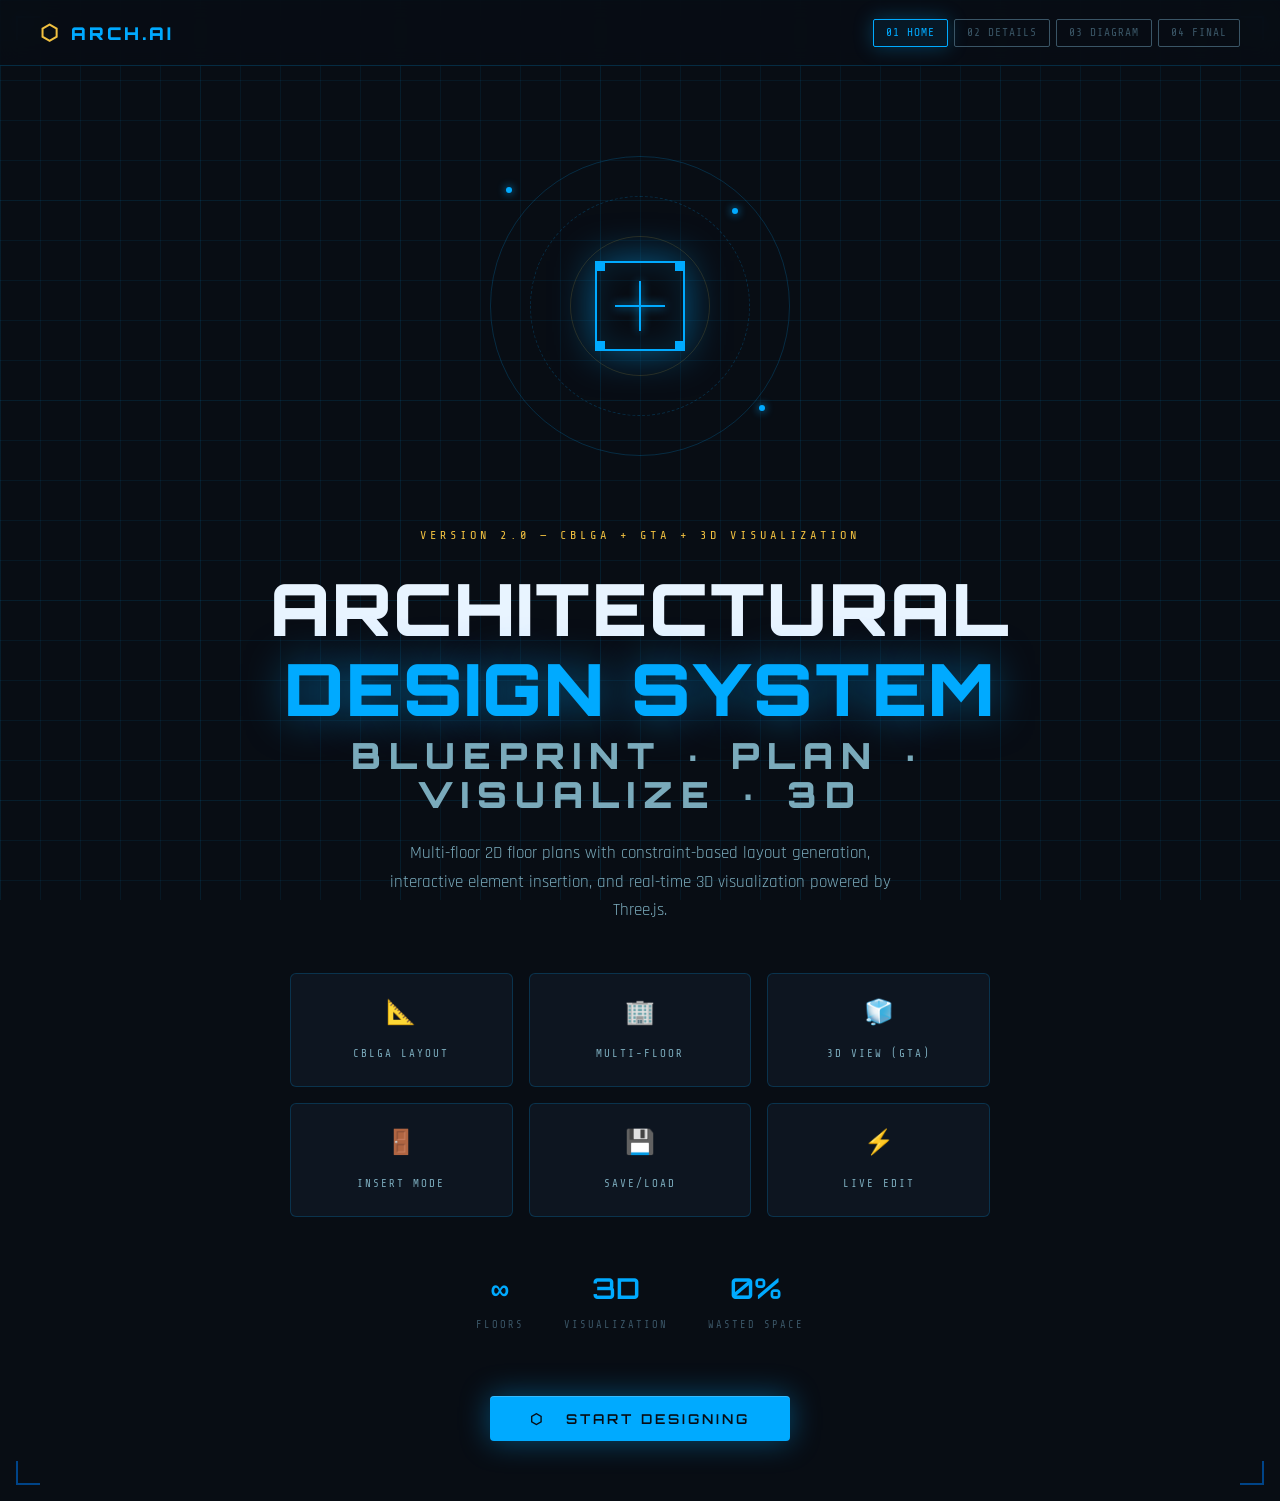
<file: index.html>
<!DOCTYPE html>
<html lang="en">
<head>
  <meta charset="UTF-8" />
  <meta name="viewport" content="width=device-width, initial-scale=1.0" />
  <title>ARCH.AI — Architectural Design System</title>
  <link rel="stylesheet" href="style.css" />
  <style>
    .hero-visual { position:relative; width:360px; height:360px; margin:0 auto 40px; }
    .ring { position:absolute; border-radius:50%; border:1px solid rgba(0,170,255,0.2); top:50%; left:50%; transform:translate(-50%,-50%); animation:spinRing 20s linear infinite; }
    .ring:nth-child(2) { animation-duration:30s; animation-direction:reverse; border-style:dashed; }
    .ring:nth-child(3) { animation-duration:15s; border-color:rgba(240,192,64,0.15); }
    @keyframes spinRing { from{transform:translate(-50%,-50%) rotate(0deg);} to{transform:translate(-50%,-50%) rotate(360deg);} }
    .ring-1{width:300px;height:300px;} .ring-2{width:220px;height:220px;} .ring-3{width:140px;height:140px;}
    .blueprint-icon { position:absolute; top:50%; left:50%; transform:translate(-50%,-50%); width:90px; height:90px; border:2px solid var(--blue-bright); display:flex; align-items:center; justify-content:center; box-shadow:var(--glow-strong), inset 0 0 30px rgba(0,170,255,0.15); }
    .blueprint-icon::before,.blueprint-icon::after { content:''; position:absolute; background:var(--blue-bright); }
    .blueprint-icon::before { width:2px; height:50px; box-shadow:0 0 10px var(--blue-bright); }
    .blueprint-icon::after  { width:50px; height:2px; box-shadow:0 0 10px var(--blue-bright); }
    .bp-corner { position:absolute; width:10px; height:10px; background:var(--blue-bright); }
    .bp-corner.tl{top:-2px;left:-2px;} .bp-corner.tr{top:-2px;right:-2px;} .bp-corner.bl{bottom:-2px;left:-2px;} .bp-corner.br{bottom:-2px;right:-2px;}
    .data-point { position:absolute; width:6px; height:6px; background:var(--blue-bright); border-radius:50%; box-shadow:0 0 8px var(--blue-bright); animation:pulse 2s infinite; }
    @keyframes pulse { 0%,100%{opacity:1;transform:scale(1);} 50%{opacity:0.5;transform:scale(0.6);} }
    .features { display:grid; grid-template-columns:repeat(3,1fr); gap:16px; max-width:700px; margin:0 auto 48px; }
    .feature-card { background:var(--bg-panel); border:1px solid var(--border); border-radius:6px; padding:20px; text-align:center; transition:border-color 0.2s,transform 0.2s; }
    .feature-card:hover { border-color:var(--blue-mid); transform:translateY(-3px); }
    .feature-icon { font-size:1.5rem; display:block; margin-bottom:8px; }
    .feature-name { font-family:var(--font-mono); font-size:0.68rem; color:var(--text-secondary); letter-spacing:2px; text-transform:uppercase; }
    @media(max-width:600px){.features{grid-template-columns:1fr 1fr;}.hero-visual{width:240px;height:240px;}.ring-1{width:200px;height:200px;}.ring-2{width:150px;height:150px;}.ring-3{width:100px;height:100px;}}
  </style>
</head>
<body>
  <div class="page-wrapper">
    <nav class="nav">
      <a class="nav-logo" href="index.html">ARCH.AI</a>
      <div class="nav-steps">
        <span class="nav-step active">01 HOME</span>
        <span class="nav-step">02 DETAILS</span>
        <span class="nav-step">03 DIAGRAM</span>
        <span class="nav-step">04 FINAL</span>
      </div>
    </nav>

    <main class="main-content">
      <div class="hero-visual fade-up">
        <div class="ring ring-1">
          <div class="data-point" style="top:10%;left:5%;"></div>
          <div class="data-point" style="bottom:15%;right:8%;animation-delay:0.7s;"></div>
        </div>
        <div class="ring ring-2">
          <div class="data-point" style="top:5%;right:5%;animation-delay:1.2s;"></div>
        </div>
        <div class="ring ring-3"></div>
        <div class="blueprint-icon">
          <div class="bp-corner tl"></div><div class="bp-corner tr"></div>
          <div class="bp-corner bl"></div><div class="bp-corner br"></div>
        </div>
      </div>

      <div class="hero">
        <span class="hero-tag fade-up">Version 2.0 — CBLGA + GTA + 3D Visualization</span>
        <h1 class="hero-title fade-up">
          <span class="line1">Architectural</span>
          <span class="line2">Design System</span>
          <span class="line3">Blueprint · Plan · Visualize · 3D</span>
        </h1>
        <p class="hero-description fade-up">
          Multi-floor 2D floor plans with constraint-based layout generation,
          interactive element insertion, and real-time 3D visualization powered by Three.js.
        </p>
        <div class="features fade-up">
          <div class="feature-card"><span class="feature-icon">📐</span><span class="feature-name">CBLGA Layout</span></div>
          <div class="feature-card"><span class="feature-icon">🏢</span><span class="feature-name">Multi-Floor</span></div>
          <div class="feature-card"><span class="feature-icon">🧊</span><span class="feature-name">3D View (GTA)</span></div>
          <div class="feature-card"><span class="feature-icon">🚪</span><span class="feature-name">Insert Mode</span></div>
          <div class="feature-card"><span class="feature-icon">💾</span><span class="feature-name">Save/Load</span></div>
          <div class="feature-card"><span class="feature-icon">⚡</span><span class="feature-name">Live Edit</span></div>
        </div>
        <div class="hero-stats fade-up">
          <div class="stat"><span class="stat-value">∞</span><span class="stat-label">Floors</span></div>
          <div class="stat"><span class="stat-value">3D</span><span class="stat-label">Visualization</span></div>
          <div class="stat"><span class="stat-value">0%</span><span class="stat-label">Wasted Space</span></div>
        </div>
        <div class="fade-up">
          <button class="btn btn-primary" onclick="startApp()" id="start-btn">⬡ &nbsp; START DESIGNING</button>
        </div>
      </div>
    </main>

    <div class="corner-deco tl"></div><div class="corner-deco tr"></div>
    <div class="corner-deco bl"></div><div class="corner-deco br"></div>
  </div>

  <script src="script.js"></script>
  <script>
    function startApp() {
      localStorage.removeItem('archai_data');
      const btn = document.getElementById('start-btn');
      btn.textContent = 'Loading...';
      btn.disabled = true;
      setTimeout(() => { window.location.href = 'user-details.html'; }, 300);
    }
  </script>
</body>
</html>
</file>
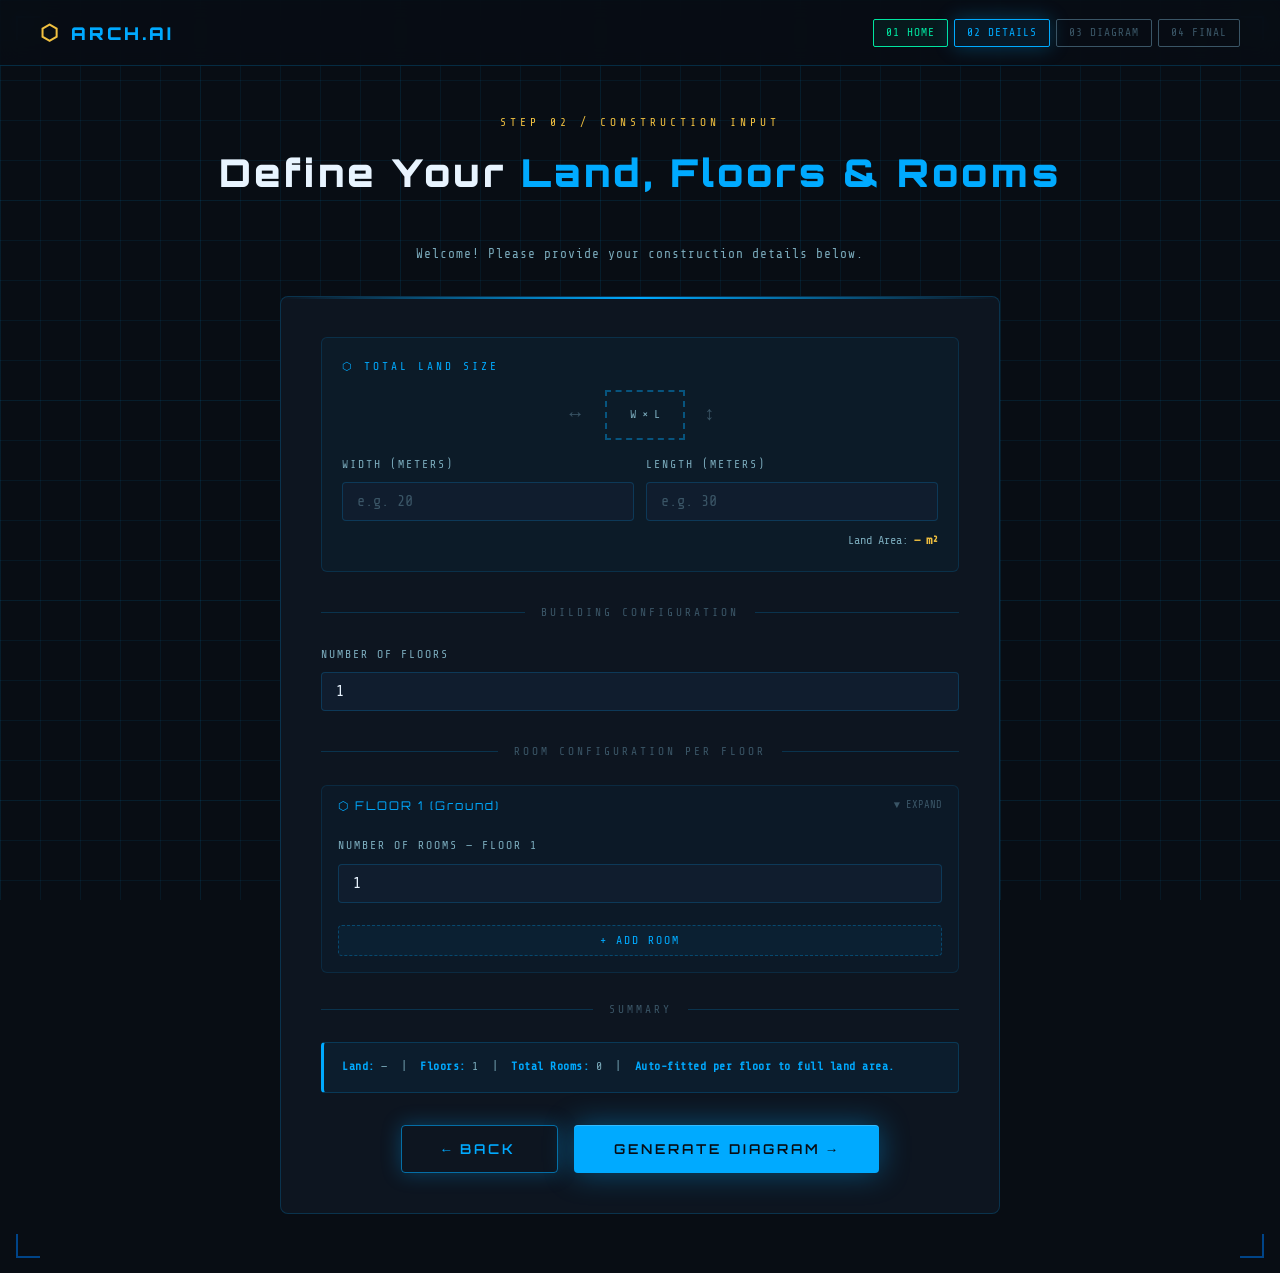
<file: user-details.html>
<!DOCTYPE html>
<html lang="en">
<head>
  <meta charset="UTF-8" />
  <meta name="viewport" content="width=device-width, initial-scale=1.0" />
  <title>ARCH.AI — Construction Details</title>
  <link rel="stylesheet" href="style.css" />
  <style>
    .rooms-header { display:flex; align-items:center; justify-content:space-between; margin-bottom:16px; }
    .rooms-count-badge { font-family:var(--font-display); font-size:0.75rem; color:var(--accent-gold); background:rgba(240,192,64,0.1); border:1px solid rgba(240,192,64,0.3); padding:4px 12px; border-radius:2px; letter-spacing:2px; }
    .input-sublabel { font-family:var(--font-mono); font-size:0.65rem; color:var(--text-dim); letter-spacing:1px; text-align:center; margin-top:4px; }
    .land-section { background:rgba(0,170,255,0.04); border:1px solid rgba(0,170,255,0.15); border-radius:6px; padding:20px; margin-bottom:24px; }
    .land-section-title { font-family:var(--font-mono); font-size:0.7rem; color:var(--blue-bright); letter-spacing:3px; text-transform:uppercase; margin-bottom:14px; }
    .land-visual { display:flex; align-items:center; justify-content:center; gap:20px; margin-bottom:16px; }
    .land-box { border:2px dashed rgba(0,170,255,0.4); min-width:80px; min-height:50px; display:flex; align-items:center; justify-content:center; font-family:var(--font-mono); font-size:0.75rem; color:var(--text-secondary); transition:all 0.3s ease; }
    .land-arrow { color:var(--text-dim); font-size:1.2rem; }
    #add-room-btn { width:100%; padding:10px; margin-top:10px; background:rgba(0,170,255,0.05); border:1px dashed rgba(0,170,255,0.3); border-radius:var(--radius); color:var(--blue-bright); font-family:var(--font-mono); font-size:0.75rem; letter-spacing:2px; cursor:pointer; transition:all 0.2s; }
    #add-room-btn:hover { background:rgba(0,170,255,0.1); border-color:var(--blue-bright); }
    .remove-room-btn { background:none; border:1px solid rgba(255,68,102,0.3); color:var(--danger); border-radius:3px; width:28px; height:28px; font-size:1rem; cursor:pointer; display:flex; align-items:center; justify-content:center; flex-shrink:0; transition:all 0.2s; margin-left:4px; line-height:1; }
    .remove-room-btn:hover { background:rgba(255,68,102,0.1); border-color:var(--danger); }
    .room-input-row-inner { display:grid; grid-template-columns:auto 1fr 1fr auto; gap:10px; align-items:center; }
    .total-area-display { font-family:var(--font-mono); font-size:0.75rem; color:var(--text-secondary); text-align:right; margin-top:10px; }
    .total-area-display span { color:var(--accent-gold); font-weight:600; }
    .validation-msg { font-family:var(--font-mono); font-size:0.7rem; padding:8px 12px; border-radius:3px; margin-top:12px; display:none; }
    .validation-msg.error { color:var(--danger); background:rgba(255,68,102,0.08); border:1px solid rgba(255,68,102,0.3); display:block; }

    /* Floor section accordion */
    .floor-section { background:rgba(0,170,255,0.03); border:1px solid rgba(0,170,255,0.12); border-radius:6px; margin-bottom:12px; overflow:hidden; }
    .floor-section-header { display:flex; align-items:center; justify-content:space-between; padding:10px 16px; cursor:pointer; user-select:none; }
    .floor-section-header:hover { background:rgba(0,170,255,0.06); }
    .floor-section-title { font-family:var(--font-display); font-size:0.75rem; color:var(--blue-bright); letter-spacing:2px; }
    .floor-section-body { padding:12px 16px 16px; display:none; }
    .floor-section-body.open { display:block; }
    .floor-copy-note { font-family:var(--font-mono); font-size:0.65rem; color:var(--text-dim); margin-bottom:10px; letter-spacing:1px; }
  </style>
</head>
<body>
  <div class="page-wrapper">
    <nav class="nav">
      <a class="nav-logo" href="index.html">ARCH.AI</a>
      <div class="nav-steps">
        <span class="nav-step done">01 HOME</span>
        <span class="nav-step active">02 DETAILS</span>
        <span class="nav-step">03 DIAGRAM</span>
        <span class="nav-step">04 FINAL</span>
      </div>
    </nav>

    <main class="main-content" style="justify-content:flex-start;padding-top:48px;">
      <div class="page-header fade-up">
        <span class="tag">Step 02 / Construction Input</span>
        <h1>Define Your <span>Land, Floors & Rooms</span></h1>
      </div>

      <p style="font-family:var(--font-mono);font-size:0.8rem;color:var(--text-secondary);margin-bottom:32px;text-align:center;letter-spacing:1px;" class="fade-up">
        Welcome! Please provide your construction details below.
      </p>

      <div class="form-panel fade-up" style="max-width:720px;">

        <!-- LAND SIZE -->
        <div class="land-section">
          <div class="land-section-title">⬡ Total Land Size</div>
          <div class="land-visual">
            <div class="land-arrow">↔</div>
            <div class="land-box" id="land-vis"><span id="land-vis-label">W × L</span></div>
            <div class="land-arrow">↕</div>
          </div>
          <div class="field-row">
            <div>
              <label class="field-label">Width (meters)</label>
              <input type="number" id="land-width" min="1" placeholder="e.g. 20" oninput="updateLandVis()" />
            </div>
            <div>
              <label class="field-label">Length (meters)</label>
              <input type="number" id="land-length" min="1" placeholder="e.g. 30" oninput="updateLandVis()" />
            </div>
          </div>
          <div class="total-area-display" id="land-area-display">Land Area: <span>— m²</span></div>
        </div>

        <!-- NUMBER OF FLOORS -->
        <div class="section-divider">
          <div class="section-divider-line"></div>
          <span class="section-divider-label">Building Configuration</span>
          <div class="section-divider-line"></div>
        </div>

        <div class="field-group">
          <label class="field-label">Number of Floors</label>
          <input type="number" id="num-floors" min="1" max="10" value="1" placeholder="1–10" oninput="updateFloors()" />
        </div>

        <!-- PER-FLOOR ROOM CONFIGURATION -->
        <div class="section-divider">
          <div class="section-divider-line"></div>
          <span class="section-divider-label">Room Configuration per Floor</span>
          <div class="section-divider-line"></div>
        </div>

        <div id="floors-container"></div>

        <div class="validation-msg" id="validation-msg"></div>

        <div class="section-divider" style="margin-top:28px;">
          <div class="section-divider-line"></div>
          <span class="section-divider-label">Summary</span>
          <div class="section-divider-line"></div>
        </div>

        <div class="info-box" id="summary-box">
          <span class="info-key">Land:</span> — &nbsp;|&nbsp; <span class="info-key">Floors:</span> — &nbsp;|&nbsp; <span class="info-key">Rooms will be auto-fitted to land.</span>
        </div>

        <div class="btn-group" style="margin-top:32px;">
          <button class="btn btn-secondary" onclick="window.location.href='index.html'">← Back</button>
          <button class="btn btn-primary" onclick="generateDiagram()">Generate Diagram →</button>
        </div>

      </div>
    </main>

    <div class="corner-deco tl"></div><div class="corner-deco tr"></div>
    <div class="corner-deco bl"></div><div class="corner-deco br"></div>
  </div>

  <script src="script.js"></script>
  <script>
    /* ── Per-floor room state ── */
    /* floorRooms[fIdx] = [{ id, width, length }, ...] */
    let floorRooms    = [];
    let floorRoomCnt  = []; /* room count per floor */
    let roomIdCounter = 0;

    window.addEventListener('DOMContentLoaded', () => {
      updateFloors();
    });

    /* ── Land visual ── */
    function updateLandVis() {
      const w = parseFloat(document.getElementById('land-width').value)  || 0;
      const l = parseFloat(document.getElementById('land-length').value) || 0;
      document.getElementById('land-vis-label').textContent = w && l ? `${w}m × ${l}m` : 'W × L';
      const vis  = document.getElementById('land-vis');
      const ratio = w && l ? w / l : 1;
      vis.style.width  = Math.min(200, Math.max(60, 70 * ratio)) + 'px';
      vis.style.height = '70px';
      document.getElementById('land-area-display').innerHTML =
        `Land Area: <span>${w * l > 0 ? (w * l) + ' m²' : '—'}</span>`;
      updateSummary();
    }

    /* ── Build/sync floor sections ── */
    function updateFloors() {
      const target = Math.max(1, Math.min(10, parseInt(document.getElementById('num-floors').value) || 1));
      const container = document.getElementById('floors-container');

      /* Extend state arrays */
      while (floorRooms.length < target) { floorRooms.push([]); floorRoomCnt.push(0); }

      container.innerHTML = '';
      for (let f = 0; f < target; f++) {
        container.appendChild(buildFloorSection(f, target));
      }
      updateSummary();
    }

    /* ── Build one floor's accordion section ── */
    function buildFloorSection(fIdx, totalFloors) {
      const sec  = document.createElement('div');
      sec.className = 'floor-section';
      sec.id = `floor-sec-${fIdx}`;

      const hdr = document.createElement('div');
      hdr.className = 'floor-section-header';
      hdr.innerHTML = `
        <span class="floor-section-title">⬡ FLOOR ${fIdx + 1}${fIdx === 0 ? ' (Ground)' : ''}</span>
        <span style="font-family:var(--font-mono);font-size:0.65rem;color:var(--text-dim);">▼ EXPAND</span>`;
      hdr.addEventListener('click', () => {
        const body = sec.querySelector('.floor-section-body');
        body.classList.toggle('open');
        hdr.querySelector('span:last-child').textContent =
          body.classList.contains('open') ? '▲ COLLAPSE' : '▼ EXPAND';
      });

      const body = document.createElement('div');
      body.className = 'floor-section-body' + (fIdx === 0 ? ' open' : '');

      /* Copy from floor 1 note */
      if (fIdx > 0) {
        const note = document.createElement('div');
        note.className = 'floor-copy-note';
        note.innerHTML = `Note: Floor ${fIdx + 1} starts with a copy of Floor 1 rooms. Customize below.
          <button onclick="copyFromFloor0(${fIdx})" style="margin-left:8px;padding:3px 10px;font-family:var(--font-mono);font-size:0.62rem;border:1px solid var(--border);background:transparent;color:var(--blue-bright);border-radius:2px;cursor:pointer;">Reset from F1</button>`;
        body.appendChild(note);
      }

      /* Num rooms input */
      const numDiv = document.createElement('div');
      numDiv.className = 'field-group';
      numDiv.style.marginBottom = '14px';
      numDiv.innerHTML = `
        <label class="field-label">Number of Rooms — Floor ${fIdx + 1}</label>
        <input type="number" id="num-rooms-${fIdx}" min="1" max="12" value="${Math.max(1, floorRoomCnt[fIdx] || 1)}"
          placeholder="1–12" oninput="updateFloorRooms(${fIdx})" />`;
      body.appendChild(numDiv);

      /* Room container */
      const roomsDiv = document.createElement('div');
      roomsDiv.id = `rooms-container-${fIdx}`;
      roomsDiv.style.cssText = 'display:flex;flex-direction:column;gap:10px;';
      body.appendChild(roomsDiv);

      /* Add room btn */
      const addBtn = document.createElement('button');
      addBtn.id = `add-room-btn-${fIdx}`;
      addBtn.className = '';
      addBtn.style.cssText = 'width:100%;padding:8px;margin-top:8px;background:rgba(0,170,255,0.05);border:1px dashed rgba(0,170,255,0.3);border-radius:4px;color:var(--blue-bright);font-family:var(--font-mono);font-size:0.72rem;letter-spacing:2px;cursor:pointer;';
      addBtn.textContent = '+ ADD ROOM';
      addBtn.addEventListener('click', () => addOneRoom(fIdx, true));
      body.appendChild(addBtn);

      sec.appendChild(hdr);
      sec.appendChild(body);

      /* Populate rooms */
      const target = Math.max(1, floorRoomCnt[fIdx] || 1);
      floorRoomCnt[fIdx] = 0;
      floorRooms[fIdx] = [];
      for (let i = 0; i < target; i++) addOneRoom(fIdx, false);

      return sec;
    }

    /* ── Copy Floor 0 rooms into floor fIdx ── */
    function copyFromFloor0(fIdx) {
      const n = floorRooms[0].length;
      document.getElementById(`num-rooms-${fIdx}`).value = n;
      floorRoomCnt[fIdx] = 0;
      floorRooms[fIdx]   = [];
      const container = document.getElementById(`rooms-container-${fIdx}`);
      container.innerHTML = '';

      floorRooms[0].forEach((r, i) => {
        const w = parseFloat(document.getElementById(`room-w-${r.id}`)?.value) || 5;
        const l = parseFloat(document.getElementById(`room-l-${r.id}`)?.value) || 5;
        addOneRoom(fIdx, false, w, l);
      });
      updateSummary();
    }

    /* ── Sync room count for floor ── */
    function updateFloorRooms(fIdx) {
      const target = Math.max(1, Math.min(12,
        parseInt(document.getElementById(`num-rooms-${fIdx}`).value) || 1));
      while (floorRoomCnt[fIdx] < target) addOneRoom(fIdx, false);
      while (floorRoomCnt[fIdx] > target) removeLastRoom(fIdx);
      updateSummary();
    }

    /* ── Add one room row to a floor ── */
    function addOneRoom(fIdx, updateField = true, preW = '', preL = '') {
      if (floorRoomCnt[fIdx] >= 12) return;
      roomIdCounter++;
      const id        = `room_f${fIdx}_${roomIdCounter}`;
      const container = document.getElementById(`rooms-container-${fIdx}`);
      if (!container) return;

      const color = ROOM_COLORS[floorRoomCnt[fIdx] % ROOM_COLORS.length];
      const idx   = floorRoomCnt[fIdx] + 1;

      const row = document.createElement('div');
      row.className = 'room-input-row';
      row.dataset.id    = id;
      row.dataset.floor = fIdx;
      row.innerHTML = `
        <div class="room-input-row-inner">
          <div class="field-badge" style="border-left:3px solid ${color.border};font-size:0.62rem;">R${idx}</div>
          <div>
            <input type="number" id="room-w-${id}" min="1" placeholder="W m" value="${preW}"
              style="width:100%;" oninput="updateSummary()" />
            <div class="input-sublabel">WIDTH</div>
          </div>
          <div>
            <input type="number" id="room-l-${id}" min="1" placeholder="L m" value="${preL}"
              style="width:100%;" oninput="updateSummary()" />
            <div class="input-sublabel">LENGTH</div>
          </div>
          <button class="remove-room-btn" onclick="removeRoom('${id}',${fIdx})" title="Remove">×</button>
        </div>`;
      container.appendChild(row);

      floorRooms[fIdx].push({ id });
      floorRoomCnt[fIdx]++;

      if (updateField) {
        const numInput = document.getElementById(`num-rooms-${fIdx}`);
        if (numInput) numInput.value = floorRoomCnt[fIdx];
      }
      updateSummary();
    }

    function removeLastRoom(fIdx) {
      const container = document.getElementById(`rooms-container-${fIdx}`);
      if (container && container.lastChild) {
        container.removeChild(container.lastChild);
        floorRooms[fIdx].pop();
        floorRoomCnt[fIdx]--;
      }
    }

    function removeRoom(id, fIdx) {
      if (floorRoomCnt[fIdx] <= 1) return;
      const row = document.querySelector(`[data-id="${id}"]`);
      if (row) row.remove();
      floorRooms[fIdx] = floorRooms[fIdx].filter(r => r.id !== id);
      floorRoomCnt[fIdx]--;

      /* Renumber */
      const container = document.getElementById(`rooms-container-${fIdx}`);
      container.querySelectorAll('.room-input-row').forEach((r, i) => {
        const badge = r.querySelector('.field-badge');
        if (badge) badge.textContent = `R${i + 1}`;
      });

      const numInput = document.getElementById(`num-rooms-${fIdx}`);
      if (numInput) numInput.value = floorRoomCnt[fIdx];
      updateSummary();
    }

    function updateSummary() {
      const landW = parseFloat(document.getElementById('land-width').value)  || 0;
      const landL = parseFloat(document.getElementById('land-length').value) || 0;
      const numFloors = parseInt(document.getElementById('num-floors').value) || 1;
      const totalRooms = floorRoomCnt.slice(0, numFloors).reduce((s, n) => s + n, 0);

      document.getElementById('summary-box').innerHTML = `
        <span class="info-key">Land:</span> ${landW * landL > 0 ? (landW * landL) + ' m²' : '—'}
        &nbsp;|&nbsp; <span class="info-key">Floors:</span> ${numFloors}
        &nbsp;|&nbsp; <span class="info-key">Total Rooms:</span> ${totalRooms}
        &nbsp;|&nbsp; <span class="info-key">Auto-fitted per floor to full land area.</span>`;
    }

    /* ── Validate & navigate ── */
    function generateDiagram() {
      const landW     = parseFloat(document.getElementById('land-width').value);
      const landL     = parseFloat(document.getElementById('land-length').value);
      const numFloors = Math.max(1, parseInt(document.getElementById('num-floors').value) || 1);
      const msgEl     = document.getElementById('validation-msg');
      msgEl.className = 'validation-msg';

      if (!landW || landW <= 0 || !landL || landL <= 0) {
        msgEl.className = 'validation-msg error';
        msgEl.textContent = '⚠ Please enter valid land dimensions.';
        return;
      }

      /* Collect rooms per floor */
      const floors = [];
      for (let f = 0; f < numFloors; f++) {
        const rows  = document.querySelectorAll(`#rooms-container-${f} .room-input-row`);
        const rooms = [];
        let valid   = true;

        rows.forEach(row => {
          const id = row.dataset.id;
          const w  = parseFloat(document.getElementById(`room-w-${id}`)?.value);
          const l  = parseFloat(document.getElementById(`room-l-${id}`)?.value);
          if (!w || w <= 0 || !l || l <= 0) { valid = false; }
          else rooms.push({ id, width: w, length: l });
        });

        if (!valid || rooms.length === 0) {
          msgEl.className = 'validation-msg error';
          msgEl.textContent = `⚠ Floor ${f + 1}: please fill in all room dimensions.`;
          return;
        }

        floors.push({ floorIndex: f, rooms, elements: [] });
      }

      const data = { landWidth: landW, landLength: landL, numFloors, rooms: floors[0].rooms, floors };
      saveData(data);
      window.location.href = 'diagram.html';
    }
  </script>
</body>
</html>
</file>
<file: style.css>
/* ============================================
   ARCH.AI — Blueprint Design System v2.0
   Original design preserved exactly.
   New classes appended at bottom for:
     - Structural elements (door/window/stair)
     - Insert mode cursor
     - Floor navigation tabs
     - 3D view panel
     - Save/Load project UI
   ============================================ */

@import url('https://fonts.googleapis.com/css2?family=Share+Tech+Mono&family=Rajdhani:wght@300;400;500;600;700&family=Orbitron:wght@400;600;900&display=swap');

/* ── CSS Variables ── */
:root {
  --bg-deep:       #080d14;
  --bg-panel:      #0d1520;
  --bg-card:       #101d2e;
  --grid-line:     rgba(0, 170, 255, 0.07);
  --blue-bright:   #00aaff;
  --blue-mid:      #0077cc;
  --blue-dim:      #004488;
  --accent-gold:   #f0c040;
  --accent-green:  #00e5a0;
  --text-primary:  #e8f4ff;
  --text-secondary:#7aaabb;
  --text-dim:      #3a5566;
  --border:        rgba(0, 170, 255, 0.2);
  --border-hover:  rgba(0, 170, 255, 0.6);
  --danger:        #ff4466;
  --font-display:  'Orbitron', monospace;
  --font-ui:       'Rajdhani', sans-serif;
  --font-mono:     'Share Tech Mono', monospace;
  --radius:        4px;
  --glow:          0 0 20px rgba(0, 170, 255, 0.3);
  --glow-strong:   0 0 40px rgba(0, 170, 255, 0.5);
}

/* ── Reset & Base ── */
*, *::before, *::after { box-sizing: border-box; margin: 0; padding: 0; }
html { scroll-behavior: smooth; }
body {
  background-color: var(--bg-deep);
  color: var(--text-primary);
  font-family: var(--font-ui);
  font-size: 16px;
  line-height: 1.6;
  min-height: 100vh;
  overflow-x: hidden;
  position: relative;
}

/* ── Blueprint Grid Background ── */
body::before {
  content: '';
  position: fixed;
  inset: 0;
  background-image:
    linear-gradient(var(--grid-line) 1px, transparent 1px),
    linear-gradient(90deg, var(--grid-line) 1px, transparent 1px);
  background-size: 40px 40px;
  pointer-events: none;
  z-index: 0;
}
body::after {
  content: '';
  position: fixed;
  inset: 0;
  background-image:
    linear-gradient(rgba(0, 170, 255, 0.04) 1px, transparent 1px),
    linear-gradient(90deg, rgba(0, 170, 255, 0.04) 1px, transparent 1px);
  background-size: 200px 200px;
  pointer-events: none;
  z-index: 0;
}

/* ── Page Wrapper ── */
.page-wrapper {
  position: relative;
  z-index: 1;
  min-height: 100vh;
  display: flex;
  flex-direction: column;
}

/* ── Navigation Bar ── */
.nav {
  display: flex;
  align-items: center;
  justify-content: space-between;
  padding: 16px 40px;
  border-bottom: 1px solid var(--border);
  background: rgba(8, 13, 20, 0.85);
  backdrop-filter: blur(12px);
  position: sticky;
  top: 0;
  z-index: 100;
}
.nav-logo {
  font-family: var(--font-display);
  font-size: 1.1rem;
  font-weight: 900;
  color: var(--blue-bright);
  letter-spacing: 3px;
  text-transform: uppercase;
  text-decoration: none;
  display: flex;
  align-items: center;
  gap: 10px;
}
.nav-logo::before { content: '⬡'; color: var(--accent-gold); font-size: 1.3rem; }
.nav-steps { display: flex; gap: 6px; align-items: center; }
.nav-step {
  font-family: var(--font-mono);
  font-size: 0.7rem;
  color: var(--text-dim);
  padding: 4px 12px;
  border: 1px solid var(--text-dim);
  border-radius: 2px;
  letter-spacing: 1px;
}
.nav-step.active {
  color: var(--blue-bright);
  border-color: var(--blue-bright);
  background: rgba(0, 170, 255, 0.08);
  box-shadow: var(--glow);
}
.nav-step.done {
  color: var(--accent-green);
  border-color: var(--accent-green);
  background: rgba(0, 229, 160, 0.06);
}

/* ── Corner Decorations ── */
.corner-deco { position: absolute; width: 24px; height: 24px; pointer-events: none; }
.corner-deco.tl { top: 16px; left: 16px; border-top: 2px solid var(--blue-dim); border-left: 2px solid var(--blue-dim); }
.corner-deco.tr { top: 16px; right: 16px; border-top: 2px solid var(--blue-dim); border-right: 2px solid var(--blue-dim); }
.corner-deco.bl { bottom: 16px; left: 16px; border-bottom: 2px solid var(--blue-dim); border-left: 2px solid var(--blue-dim); }
.corner-deco.br { bottom: 16px; right: 16px; border-bottom: 2px solid var(--blue-dim); border-right: 2px solid var(--blue-dim); }

/* ── Main Content ── */
.main-content {
  flex: 1;
  display: flex;
  flex-direction: column;
  align-items: center;
  justify-content: center;
  padding: 60px 40px;
}

/* ── Hero Section ── */
.hero { text-align: center; max-width: 800px; position: relative; }
.hero-tag {
  font-family: var(--font-mono);
  font-size: 0.75rem;
  color: var(--accent-gold);
  letter-spacing: 4px;
  text-transform: uppercase;
  margin-bottom: 24px;
  display: block;
}
.hero-title {
  font-family: var(--font-display);
  font-size: clamp(2rem, 6vw, 4.5rem);
  font-weight: 900;
  line-height: 1.1;
  letter-spacing: 2px;
  text-transform: uppercase;
  margin-bottom: 12px;
}
.hero-title .line1 { color: var(--text-primary); display: block; }
.hero-title .line2 { color: var(--blue-bright); display: block; text-shadow: var(--glow-strong); }
.hero-title .line3 { color: var(--text-secondary); display: block; font-size: 0.5em; letter-spacing: 8px; margin-top: 8px; }
.hero-description {
  font-family: var(--font-ui);
  font-size: 1.05rem;
  color: var(--text-secondary);
  max-width: 520px;
  margin: 24px auto 48px;
  font-weight: 400;
  line-height: 1.7;
}
.hero-stats { display: flex; gap: 40px; justify-content: center; margin-bottom: 60px; }
.stat { text-align: center; }
.stat-value { font-family: var(--font-display); font-size: 1.8rem; color: var(--blue-bright); font-weight: 600; display: block; }
.stat-label { font-family: var(--font-mono); font-size: 0.65rem; color: var(--text-dim); letter-spacing: 2px; text-transform: uppercase; }

/* ── Buttons ── */
.btn {
  font-family: var(--font-display);
  font-size: 0.85rem;
  font-weight: 600;
  letter-spacing: 3px;
  text-transform: uppercase;
  padding: 14px 40px;
  border: none;
  border-radius: var(--radius);
  cursor: pointer;
  transition: all 0.25s ease;
  text-decoration: none;
  display: inline-flex;
  align-items: center;
  gap: 10px;
  position: relative;
  overflow: hidden;
}
.btn::after {
  content: '';
  position: absolute;
  inset: 0;
  background: linear-gradient(135deg, rgba(255,255,255,0.1) 0%, transparent 50%);
  opacity: 0;
  transition: opacity 0.2s;
}
.btn:hover::after { opacity: 1; }
.btn-primary { background: var(--blue-bright); color: var(--bg-deep); box-shadow: 0 0 30px rgba(0,170,255,0.4), inset 0 1px 0 rgba(255,255,255,0.2); }
.btn-primary:hover { background: #22bbff; box-shadow: 0 0 50px rgba(0,170,255,0.7); transform: translateY(-2px); }
.btn-secondary { background: transparent; color: var(--blue-bright); border: 1px solid var(--border-hover); box-shadow: var(--glow); }
.btn-secondary:hover { background: rgba(0,170,255,0.1); border-color: var(--blue-bright); box-shadow: var(--glow-strong); transform: translateY(-2px); }
.btn-gold { background: var(--accent-gold); color: var(--bg-deep); box-shadow: 0 0 30px rgba(240,192,64,0.4); }
.btn-gold:hover { background: #ffd060; box-shadow: 0 0 50px rgba(240,192,64,0.7); transform: translateY(-2px); }
.btn-danger { background: transparent; color: var(--danger); border: 1px solid var(--danger); }
.btn-danger:hover { background: rgba(255,68,102,0.1); box-shadow: 0 0 20px rgba(255,68,102,0.3); }
.btn-sm { font-size: 0.7rem; padding: 8px 20px; letter-spacing: 2px; }
.btn-group { display: flex; gap: 16px; flex-wrap: wrap; justify-content: center; }

/* ── Form Panel ── */
.form-panel {
  background: var(--bg-panel);
  border: 1px solid var(--border);
  border-radius: 8px;
  padding: 40px;
  width: 100%;
  max-width: 720px;
  position: relative;
}
.form-panel::before {
  content: '';
  position: absolute;
  top: 0; left: 0; right: 0;
  height: 2px;
  background: linear-gradient(90deg, transparent, var(--blue-bright), transparent);
}
.panel-header { margin-bottom: 32px; }
.panel-title { font-family: var(--font-display); font-size: 1.3rem; color: var(--text-primary); letter-spacing: 2px; margin-bottom: 6px; }
.panel-subtitle { font-family: var(--font-mono); font-size: 0.75rem; color: var(--text-secondary); letter-spacing: 1px; }

/* ── Form Elements ── */
.field-group { margin-bottom: 24px; }
.field-label {
  display: block;
  font-family: var(--font-mono);
  font-size: 0.72rem;
  color: var(--text-secondary);
  letter-spacing: 2px;
  text-transform: uppercase;
  margin-bottom: 8px;
}
.field-row { display: grid; grid-template-columns: 1fr 1fr; gap: 12px; }
.field-row-3 { display: grid; grid-template-columns: auto 1fr 1fr; gap: 12px; align-items: center; }
.field-badge {
  font-family: var(--font-display);
  font-size: 0.7rem;
  color: var(--blue-bright);
  background: rgba(0,170,255,0.1);
  border: 1px solid var(--border);
  padding: 10px 14px;
  border-radius: var(--radius);
  white-space: nowrap;
  letter-spacing: 1px;
}
input[type="number"], input[type="text"] {
  width: 100%;
  background: var(--bg-card);
  border: 1px solid var(--border);
  border-radius: var(--radius);
  color: var(--text-primary);
  font-family: var(--font-mono);
  font-size: 0.95rem;
  padding: 10px 14px;
  outline: none;
  transition: border-color 0.2s, box-shadow 0.2s;
}
input[type="number"]:focus, input[type="text"]:focus {
  border-color: var(--blue-bright);
  box-shadow: 0 0 0 3px rgba(0,170,255,0.15);
}
input[type="number"]::placeholder, input[type="text"]::placeholder { color: var(--text-dim); }
input[type="number"]::-webkit-inner-spin-button,
input[type="number"]::-webkit-outer-spin-button { -webkit-appearance: none; }
input[type="number"] { -moz-appearance: textfield; }

/* ── Section Divider ── */
.section-divider { display: flex; align-items: center; gap: 16px; margin: 32px 0 24px; }
.section-divider-line { flex: 1; height: 1px; background: var(--border); }
.section-divider-label { font-family: var(--font-mono); font-size: 0.7rem; color: var(--text-dim); letter-spacing: 3px; text-transform: uppercase; white-space: nowrap; }

/* ── Rooms Container ── */
#rooms-container { display: flex; flex-direction: column; gap: 12px; }
.room-input-row {
  background: var(--bg-card);
  border: 1px solid var(--border);
  border-radius: var(--radius);
  padding: 12px 16px;
  display: grid;
  grid-template-columns: auto 1fr 1fr;
  gap: 12px;
  align-items: center;
  animation: slideIn 0.3s ease forwards;
}
@keyframes slideIn { from { opacity:0; transform:translateX(-10px); } to { opacity:1; transform:translateX(0); } }
.room-input-row .field-badge { font-size: 0.65rem; padding: 8px 10px; }

/* ── Page Title Header ── */
.page-header { text-align: center; margin-bottom: 40px; }
.page-header .tag { font-family: var(--font-mono); font-size: 0.7rem; color: var(--accent-gold); letter-spacing: 4px; text-transform: uppercase; display: block; margin-bottom: 10px; }
.page-header h1 { font-family: var(--font-display); font-size: clamp(1.4rem, 4vw, 2.4rem); font-weight: 900; letter-spacing: 3px; color: var(--text-primary); }
.page-header h1 span { color: var(--blue-bright); }

/* ── Diagram Canvas Area ── */
.diagram-section { width: 100%; max-width: 1100px; }
.diagram-toolbar {
  display: flex;
  justify-content: space-between;
  align-items: center;
  margin-bottom: 16px;
  padding: 12px 16px;
  background: var(--bg-panel);
  border: 1px solid var(--border);
  border-radius: var(--radius);
  flex-wrap: wrap;
  gap: 12px;
}
.toolbar-info { font-family: var(--font-mono); font-size: 0.75rem; color: var(--text-secondary); letter-spacing: 1px; }
.toolbar-info span { color: var(--blue-bright); font-weight: 600; }
.diagram-canvas-wrap {
  position: relative;
  border: 1px solid var(--border);
  border-radius: 6px;
  overflow: hidden;
  box-shadow: 0 0 60px rgba(0,100,200,0.15), inset 0 0 0 1px rgba(0,170,255,0.05);
}
.diagram-canvas-wrap::before {
  content: '';
  position: absolute;
  top: 0; left: 0; right: 0;
  height: 3px;
  background: linear-gradient(90deg, var(--blue-dim), var(--blue-bright), var(--blue-dim));
  z-index: 5;
}
#diagram-canvas { width: 100%; display: block; background: #0a1625; }

/* ── Room Cells ── */
.room-cell {
  position: absolute;
  display: flex;
  flex-direction: column;
  align-items: center;
  justify-content: center;
  cursor: default;
  transition: filter 0.2s, transform 0.15s;
  border: 2px solid rgba(0,0,0,0.4);
  overflow: hidden;
  user-select: none;
}
.room-cell::after {
  content: '';
  position: absolute;
  inset: 0;
  background: linear-gradient(135deg, rgba(255,255,255,0.08) 0%, transparent 60%);
  pointer-events: none;
}
.room-cell::before {
  content: '';
  position: absolute;
  left: 50%; top: 50%;
  transform: translate(-50%,-50%);
  width: 20px; height: 20px;
  border: 1px solid rgba(255,255,255,0.12);
  border-radius: 50%;
  pointer-events: none;
}
.room-cell.modify-mode { cursor: pointer; }
.room-cell.modify-mode:hover { filter: brightness(1.3); z-index: 10; }
.room-label { font-family: var(--font-display); font-size: clamp(0.5rem,1.5vw,0.85rem); font-weight: 700; color: rgba(255,255,255,0.95); text-shadow: 0 1px 4px rgba(0,0,0,0.6); letter-spacing: 1px; z-index: 1; }
.room-size { font-family: var(--font-mono); font-size: clamp(0.4rem,1vw,0.65rem); color: rgba(255,255,255,0.7); margin-top: 3px; z-index: 1; }

/* ── Modal ── */
.modal-overlay { display: none; position: fixed; inset: 0; background: rgba(0,0,0,0.7); backdrop-filter: blur(8px); z-index: 200; align-items: center; justify-content: center; }
.modal-overlay.open { display: flex; }
.modal { background: var(--bg-panel); border: 1px solid var(--border-hover); border-radius: 8px; padding: 36px; width: 360px; box-shadow: var(--glow-strong); position: relative; animation: modalIn 0.25s ease; }
@keyframes modalIn { from { opacity:0; transform:scale(0.92) translateY(-10px); } to { opacity:1; transform:scale(1) translateY(0); } }
.modal-title { font-family: var(--font-display); font-size: 0.9rem; color: var(--blue-bright); letter-spacing: 2px; margin-bottom: 6px; }
.modal-subtitle { font-family: var(--font-mono); font-size: 0.68rem; color: var(--text-dim); margin-bottom: 24px; letter-spacing: 1px; }
.modal-close { position: absolute; top: 16px; right: 16px; background: none; border: none; color: var(--text-secondary); font-size: 1.2rem; cursor: pointer; padding: 4px 8px; line-height: 1; }
.modal-close:hover { color: var(--danger); }
.modal-actions { display: flex; gap: 10px; margin-top: 24px; }

/* ── Final Page ── */
.final-header-bar { display: flex; justify-content: space-between; align-items: center; padding: 10px 20px; background: rgba(0,229,160,0.05); border: 1px solid rgba(0,229,160,0.2); border-radius: var(--radius); margin-bottom: 20px; }
.final-badge { font-family: var(--font-mono); font-size: 0.7rem; color: var(--accent-green); letter-spacing: 2px; }
.final-badge::before { content: '● '; animation: blink 1.5s infinite; }
@keyframes blink { 0%,100% { opacity:1; } 50% { opacity:0.3; } }

/* ── Legend ── */
.diagram-legend { display: flex; flex-wrap: wrap; gap: 10px; margin-top: 16px; padding: 14px 16px; background: var(--bg-panel); border: 1px solid var(--border); border-radius: var(--radius); }
.legend-item { display: flex; align-items: center; gap: 7px; font-family: var(--font-mono); font-size: 0.68rem; color: var(--text-secondary); letter-spacing: 1px; }
.legend-swatch { width: 12px; height: 12px; border-radius: 2px; flex-shrink: 0; }

/* ── Info Box ── */
.info-box { background: rgba(0,170,255,0.06); border: 1px solid var(--border); border-left: 3px solid var(--blue-bright); border-radius: var(--radius); padding: 14px 18px; margin-top: 12px; font-family: var(--font-mono); font-size: 0.72rem; color: var(--text-secondary); letter-spacing: 0.5px; line-height: 1.8; }
.info-box .info-key { color: var(--blue-bright); font-weight: 600; }

/* ── Animations ── */
.fade-up { opacity: 0; transform: translateY(20px); animation: fadeUp 0.5s ease forwards; }
@keyframes fadeUp { to { opacity:1; transform:translateY(0); } }
.fade-up:nth-child(1) { animation-delay: 0.05s; }
.fade-up:nth-child(2) { animation-delay: 0.15s; }
.fade-up:nth-child(3) { animation-delay: 0.25s; }
.fade-up:nth-child(4) { animation-delay: 0.35s; }
.fade-up:nth-child(5) { animation-delay: 0.45s; }

/* ── Responsive ── */
@media (max-width: 640px) {
  .nav { padding: 12px 20px; }
  .nav-steps { display: none; }
  .main-content { padding: 40px 20px; }
  .form-panel { padding: 24px 20px; }
  .field-row { grid-template-columns: 1fr; }
  .field-row-3 { grid-template-columns: 1fr 1fr; }
  .field-row-3 .field-badge { display: none; }
  .hero-stats { gap: 24px; }
  .btn-group { flex-direction: column; align-items: center; }
}

/* ── Scrollbar ── */
::-webkit-scrollbar { width: 6px; height: 6px; }
::-webkit-scrollbar-track { background: var(--bg-deep); }
::-webkit-scrollbar-thumb { background: var(--blue-dim); border-radius: 3px; }
::-webkit-scrollbar-thumb:hover { background: var(--blue-mid); }

/* ════════════════════════════════════════════
   v2.0 ADDITIONS — new classes only, no redesign
   ════════════════════════════════════════════ */

/* ── Structural Elements (door / window / stair) ── */
.struct-element {
  position: absolute;
  display: flex;
  align-items: center;
  justify-content: center;
  border: 2px solid #f0c040;
  border-radius: 3px;
  background: rgba(8, 13, 20, 0.75);
  cursor: grab;
  z-index: 20;
  user-select: none;
  transition: box-shadow 0.2s;
}
.struct-element:hover { box-shadow: 0 0 12px rgba(240,192,64,0.6) !important; }
.struct-element:active { cursor: grabbing; }

/* ── Insert mode cursor on room cells ── */
.room-cell.insert-mode { cursor: crosshair; }
.room-cell.insert-mode:hover { filter: brightness(1.15) saturate(1.3); z-index: 10; outline: 2px dashed rgba(240,192,64,0.8); outline-offset: -2px; }

/* ── Insert mode active state badge ── */
.insert-active-badge {
  display: inline-flex;
  align-items: center;
  gap: 6px;
  font-family: var(--font-mono);
  font-size: 0.7rem;
  color: var(--accent-gold);
  background: rgba(240,192,64,0.08);
  border: 1px solid rgba(240,192,64,0.4);
  padding: 5px 12px;
  border-radius: 3px;
  letter-spacing: 1px;
  animation: insertPulse 1.2s infinite;
}
@keyframes insertPulse { 0%,100% { opacity:1; } 50% { opacity:0.6; } }

/* ── Floor navigation tabs ── */
.floor-tabs {
  display: flex;
  gap: 6px;
  flex-wrap: wrap;
  margin-bottom: 14px;
  padding: 10px 14px;
  background: var(--bg-panel);
  border: 1px solid var(--border);
  border-radius: var(--radius);
}
.floor-tab {
  font-family: var(--font-mono);
  font-size: 0.68rem;
  color: var(--text-dim);
  padding: 5px 14px;
  border: 1px solid var(--text-dim);
  border-radius: 2px;
  cursor: pointer;
  letter-spacing: 1px;
  background: transparent;
  transition: all 0.2s;
}
.floor-tab:hover { color: var(--blue-bright); border-color: var(--blue-bright); background: rgba(0,170,255,0.06); }
.floor-tab.active { color: var(--blue-bright); border-color: var(--blue-bright); background: rgba(0,170,255,0.12); box-shadow: var(--glow); }

/* ── 3D View Panel ── */
.view-toggle-bar {
  display: flex;
  gap: 8px;
  margin-bottom: 10px;
}
.view-toggle-btn {
  font-family: var(--font-mono);
  font-size: 0.68rem;
  letter-spacing: 2px;
  padding: 6px 16px;
  border-radius: var(--radius);
  border: 1px solid var(--border);
  background: transparent;
  color: var(--text-secondary);
  cursor: pointer;
  transition: all 0.2s;
}
.view-toggle-btn.active, .view-toggle-btn:hover {
  color: var(--blue-bright);
  border-color: var(--blue-bright);
  background: rgba(0,170,255,0.08);
}
#canvas-3d {
  width: 100%;
  display: block;
  background: #080d14;
  border-radius: 0 0 6px 6px;
}

/* ── Insert element picker panel ── */
.insert-picker {
  display: none;
  gap: 8px;
  padding: 10px 14px;
  background: rgba(240,192,64,0.05);
  border: 1px solid rgba(240,192,64,0.25);
  border-radius: var(--radius);
  margin-bottom: 10px;
  flex-wrap: wrap;
  align-items: center;
}
.insert-picker.open { display: flex; }
.insert-picker-label {
  font-family: var(--font-mono);
  font-size: 0.68rem;
  color: var(--accent-gold);
  letter-spacing: 2px;
  text-transform: uppercase;
  margin-right: 4px;
}
.insert-type-btn {
  font-family: var(--font-mono);
  font-size: 0.68rem;
  padding: 5px 14px;
  border: 1px solid rgba(240,192,64,0.4);
  border-radius: 3px;
  background: transparent;
  color: var(--accent-gold);
  cursor: pointer;
  display: flex;
  align-items: center;
  gap: 5px;
  transition: all 0.2s;
}
.insert-type-btn:hover, .insert-type-btn.selected {
  background: rgba(240,192,64,0.12);
  border-color: var(--accent-gold);
  box-shadow: 0 0 10px rgba(240,192,64,0.3);
}
.insert-cancel-btn {
  margin-left: auto;
  font-family: var(--font-mono);
  font-size: 0.68rem;
  padding: 5px 12px;
  border: 1px solid rgba(255,68,102,0.4);
  border-radius: 3px;
  background: transparent;
  color: var(--danger);
  cursor: pointer;
  transition: all 0.2s;
}
.insert-cancel-btn:hover { background: rgba(255,68,102,0.1); }

/* ── Mode indicator strip ── */
.mode-strip {
  display: flex;
  align-items: center;
  gap: 10px;
  padding: 8px 16px;
  margin-bottom: 8px;
  border-radius: var(--radius);
  font-family: var(--font-mono);
  font-size: 0.72rem;
  letter-spacing: 2px;
  transition: all 0.3s;
  background: rgba(0,170,255,0.05);
  border: 1px solid var(--border);
}
.mode-strip.view-mode { color: var(--text-secondary); }
.mode-strip.edit-mode { color: var(--accent-gold); background: rgba(240,192,64,0.06); border-color: rgba(240,192,64,0.3); }
.mode-strip.edit-mode .mode-dot { background: var(--accent-gold); box-shadow: 0 0 6px var(--accent-gold); }
.mode-strip.insert-mode-strip { color: var(--accent-green); background: rgba(0,229,160,0.06); border-color: rgba(0,229,160,0.3); }
.mode-strip.insert-mode-strip .mode-dot { background: var(--accent-green); box-shadow: 0 0 6px var(--accent-green); animation: insertPulse 1s infinite; }
.mode-dot { width: 7px; height: 7px; border-radius: 50%; background: var(--text-dim); flex-shrink: 0; transition: all 0.3s; }

/* ── Modify active button state ── */
.btn-modify-active { background: var(--accent-gold) !important; color: var(--bg-deep) !important; box-shadow: 0 0 20px rgba(240,192,64,0.5) !important; }

/* ── Save/Load project panel ── */
.project-panel {
  background: var(--bg-panel);
  border: 1px solid var(--border);
  border-radius: 6px;
  padding: 16px 20px;
  margin-top: 16px;
}
.project-panel-title {
  font-family: var(--font-mono);
  font-size: 0.7rem;
  color: var(--text-secondary);
  letter-spacing: 3px;
  text-transform: uppercase;
  margin-bottom: 12px;
}
.project-row { display: flex; gap: 10px; align-items: center; flex-wrap: wrap; }
.project-input {
  flex: 1;
  min-width: 160px;
  background: var(--bg-card);
  border: 1px solid var(--border);
  border-radius: var(--radius);
  color: var(--text-primary);
  font-family: var(--font-mono);
  font-size: 0.8rem;
  padding: 7px 12px;
  outline: none;
}
.project-input:focus { border-color: var(--blue-bright); }
.project-list {
  margin-top: 10px;
  display: flex;
  flex-direction: column;
  gap: 6px;
}
.project-list-item {
  display: flex;
  align-items: center;
  justify-content: space-between;
  padding: 7px 12px;
  background: var(--bg-card);
  border: 1px solid var(--border);
  border-radius: var(--radius);
  font-family: var(--font-mono);
  font-size: 0.7rem;
  color: var(--text-secondary);
  gap: 10px;
}
.project-list-item .pli-name { flex: 1; color: var(--text-primary); }
.project-list-item .pli-date { color: var(--text-dim); font-size: 0.62rem; }
.project-list-item .pli-actions { display: flex; gap: 6px; }
.pli-btn {
  padding: 3px 10px;
  font-family: var(--font-mono);
  font-size: 0.62rem;
  border-radius: 2px;
  border: 1px solid var(--border);
  background: transparent;
  color: var(--blue-bright);
  cursor: pointer;
  letter-spacing: 1px;
  transition: all 0.15s;
}
.pli-btn:hover { background: rgba(0,170,255,0.1); border-color: var(--blue-bright); }
.pli-btn.del { color: var(--danger); border-color: rgba(255,68,102,0.3); }
.pli-btn.del:hover { background: rgba(255,68,102,0.1); border-color: var(--danger); }

/* ── Toast notification ── */
.toast {
  position: fixed;
  bottom: 30px;
  right: 30px;
  background: var(--bg-panel);
  border: 1px solid var(--border-hover);
  border-radius: 6px;
  padding: 12px 20px;
  font-family: var(--font-mono);
  font-size: 0.72rem;
  color: var(--blue-bright);
  box-shadow: var(--glow-strong);
  z-index: 500;
  animation: toastIn 0.3s ease;
  pointer-events: none;
}
.toast.success { color: var(--accent-green); border-color: rgba(0,229,160,0.4); }
.toast.error   { color: var(--danger);        border-color: rgba(255,68,102,0.4); }
@keyframes toastIn { from { opacity:0; transform:translateY(20px); } to { opacity:1; transform:translateY(0); } }
</file>
